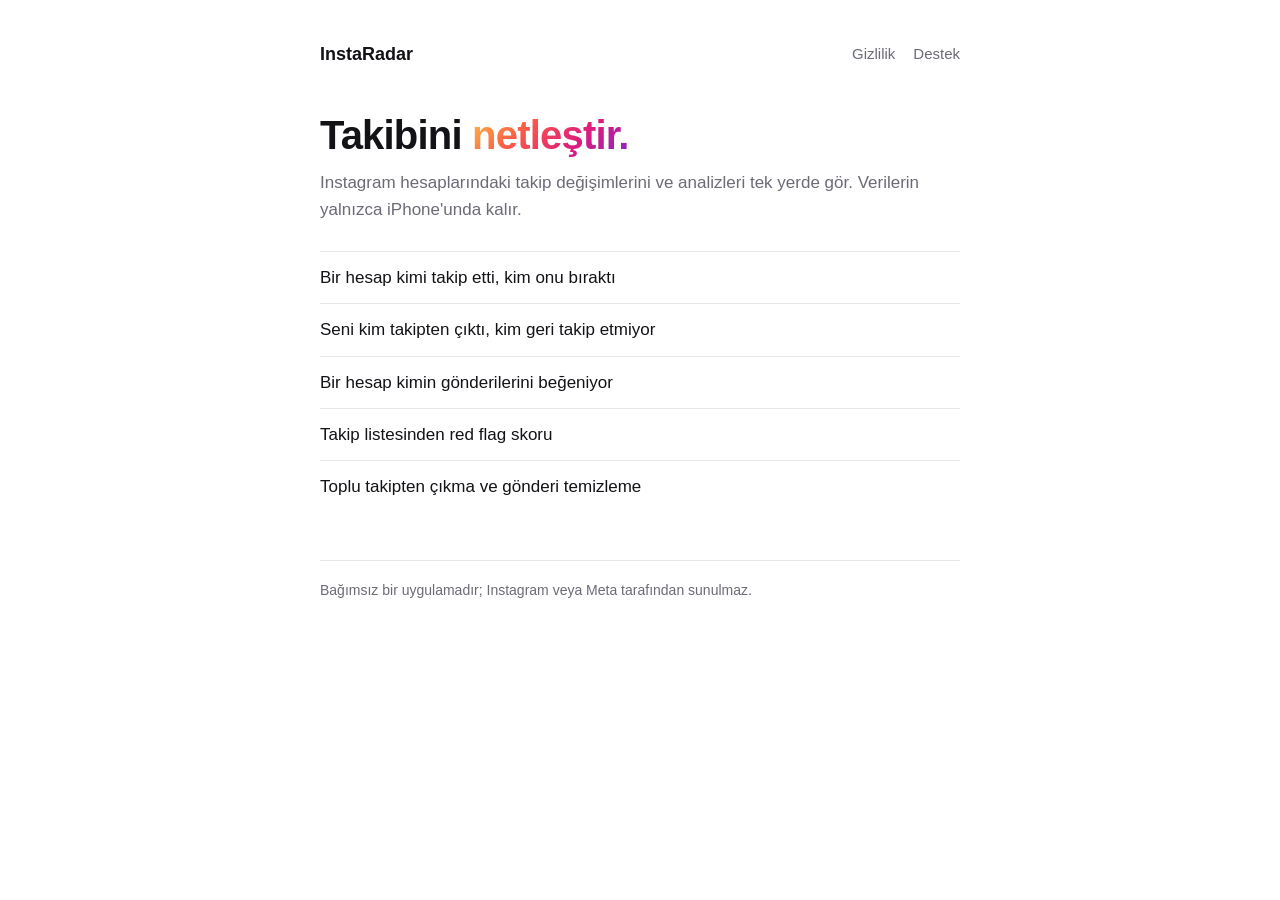
<file: index.html>
<!doctype html><html lang="tr"><head><meta charset="utf-8"><meta name="viewport" content="width=device-width,initial-scale=1"><title>InstaRadar</title><meta name="description" content="Instagram takip analizleri."><link rel="stylesheet" href="style.css"></head><body><main>
<nav><strong>InstaRadar</strong><a href="privacy.html">Gizlilik</a><a href="support.html">Destek</a></nav>
<h1>Takibini <span class="brand">netleştir.</span></h1><p>Instagram hesaplarındaki takip değişimlerini ve analizleri tek yerde gör. Verilerin yalnızca iPhone'unda kalır.</p>
<ul><li>Bir hesap kimi takip etti, kim onu bıraktı</li><li>Seni kim takipten çıktı, kim geri takip etmiyor</li><li>Bir hesap kimin gönderilerini beğeniyor</li><li>Takip listesinden red flag skoru</li><li>Toplu takipten çıkma ve gönderi temizleme</li></ul>
<footer>Bağımsız bir uygulamadır; Instagram veya Meta tarafından sunulmaz.</footer></main></body></html>
</file>
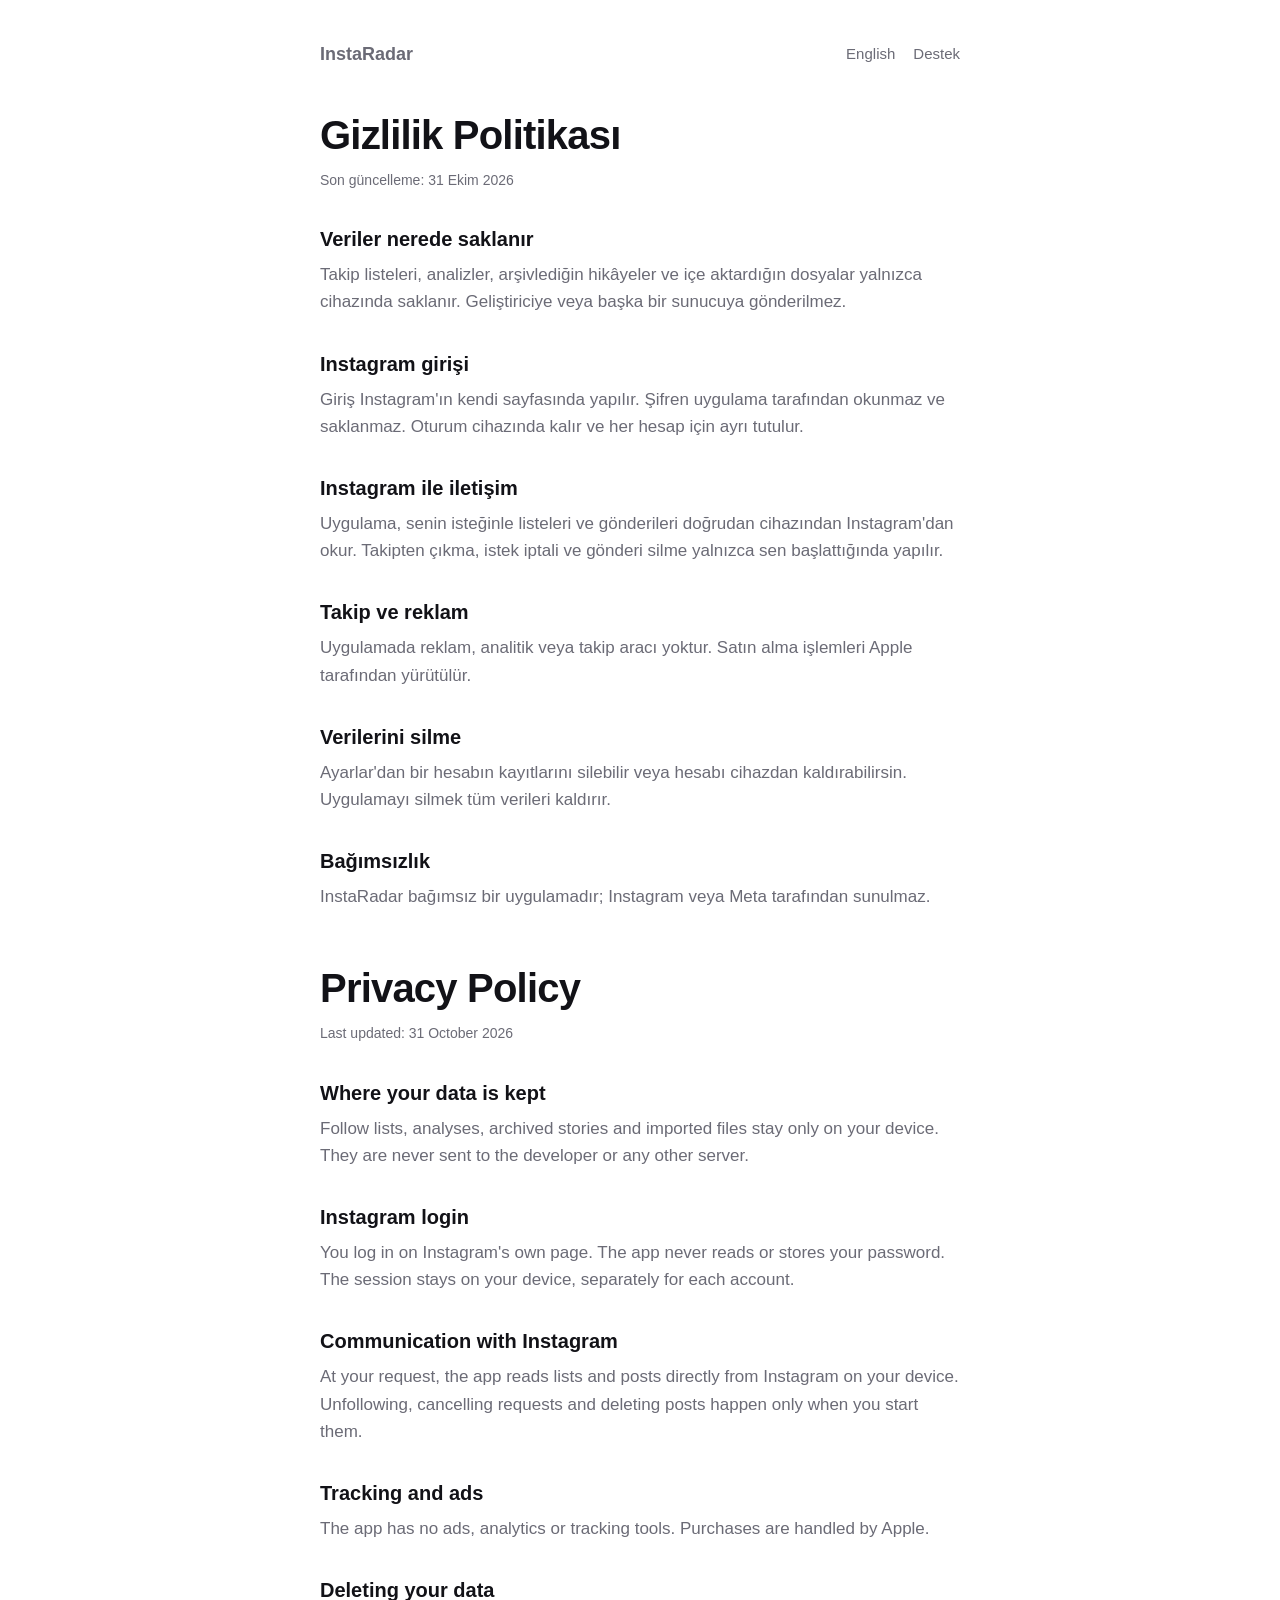
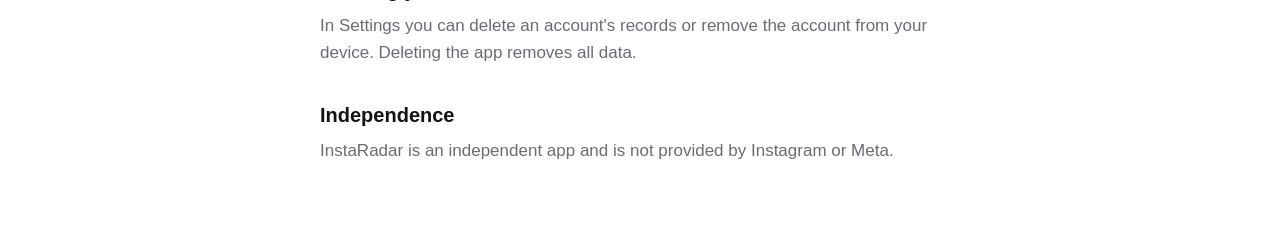
<file: privacy.html>
<!doctype html><html lang="tr"><head><meta charset="utf-8"><meta name="viewport" content="width=device-width,initial-scale=1"><title>Gizlilik Politikası</title><link rel="stylesheet" href="style.css"></head><body><main>
<nav><strong><a href="index.html" style="text-decoration:none">InstaRadar</a></strong><a href="#en">English</a><a href="support.html">Destek</a></nav>
<h1>Gizlilik Politikası</h1><p class="lang">Son güncelleme: 31 Ekim 2026</p>
<h2>Veriler nerede saklanır</h2><p>Takip listeleri, analizler, arşivlediğin hikâyeler ve içe aktardığın dosyalar yalnızca cihazında saklanır. Geliştiriciye veya başka bir sunucuya gönderilmez.</p>
<h2>Instagram girişi</h2><p>Giriş Instagram'ın kendi sayfasında yapılır. Şifren uygulama tarafından okunmaz ve saklanmaz. Oturum cihazında kalır ve her hesap için ayrı tutulur.</p>
<h2>Instagram ile iletişim</h2><p>Uygulama, senin isteğinle listeleri ve gönderileri doğrudan cihazından Instagram'dan okur. Takipten çıkma, istek iptali ve gönderi silme yalnızca sen başlattığında yapılır.</p>
<h2>Takip ve reklam</h2><p>Uygulamada reklam, analitik veya takip aracı yoktur. Satın alma işlemleri Apple tarafından yürütülür.</p>
<h2>Verilerini silme</h2><p>Ayarlar'dan bir hesabın kayıtlarını silebilir veya hesabı cihazdan kaldırabilirsin. Uygulamayı silmek tüm verileri kaldırır.</p>
<h2>Bağımsızlık</h2><p>InstaRadar bağımsız bir uygulamadır; Instagram veya Meta tarafından sunulmaz.</p>
<h1 id="en" style="margin-top:56px">Privacy Policy</h1><p class="lang">Last updated: 31 October 2026</p>
<h2>Where your data is kept</h2><p>Follow lists, analyses, archived stories and imported files stay only on your device. They are never sent to the developer or any other server.</p>
<h2>Instagram login</h2><p>You log in on Instagram's own page. The app never reads or stores your password. The session stays on your device, separately for each account.</p>
<h2>Communication with Instagram</h2><p>At your request, the app reads lists and posts directly from Instagram on your device. Unfollowing, cancelling requests and deleting posts happen only when you start them.</p>
<h2>Tracking and ads</h2><p>The app has no ads, analytics or tracking tools. Purchases are handled by Apple.</p>
<h2>Deleting your data</h2><p>In Settings you can delete an account's records or remove the account from your device. Deleting the app removes all data.</p>
<h2>Independence</h2><p>InstaRadar is an independent app and is not provided by Instagram or Meta.</p>
</main></body></html>
</file>
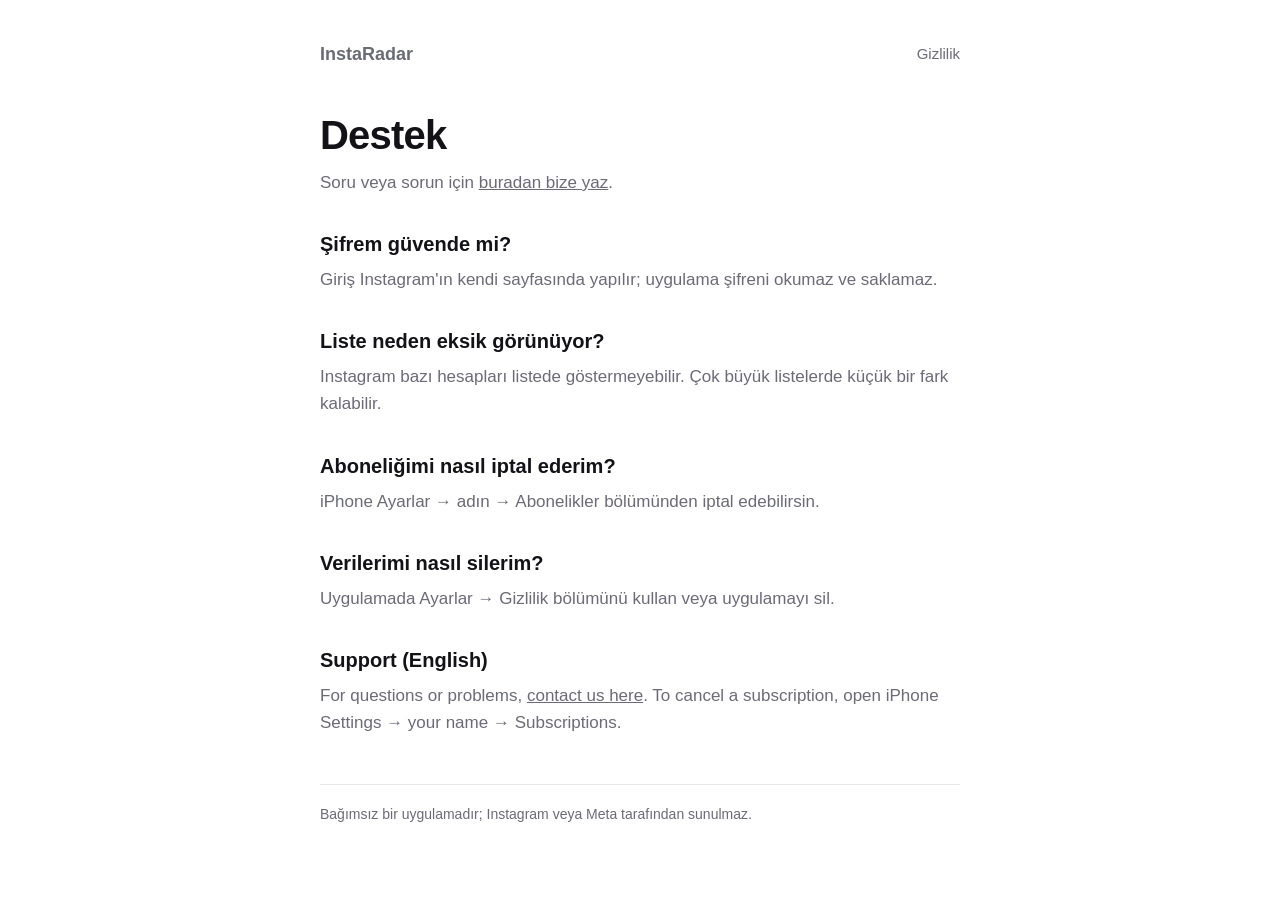
<file: support.html>
<!doctype html><html lang="tr"><head><meta charset="utf-8"><meta name="viewport" content="width=device-width,initial-scale=1"><title>Destek</title><link rel="stylesheet" href="style.css"></head><body><main>
<nav><strong><a href="index.html" style="text-decoration:none">InstaRadar</a></strong><a href="privacy.html">Gizlilik</a></nav>
<h1>Destek</h1><p>Soru veya sorun için <a href="https://github.com/mlhkcmn05-design/instaradar-site/issues">buradan bize yaz</a>.</p>
<h2>Şifrem güvende mi?</h2><p>Giriş Instagram'ın kendi sayfasında yapılır; uygulama şifreni okumaz ve saklamaz.</p>
<h2>Liste neden eksik görünüyor?</h2><p>Instagram bazı hesapları listede göstermeyebilir. Çok büyük listelerde küçük bir fark kalabilir.</p>
<h2>Aboneliğimi nasıl iptal ederim?</h2><p>iPhone Ayarlar → adın → Abonelikler bölümünden iptal edebilirsin.</p>
<h2>Verilerimi nasıl silerim?</h2><p>Uygulamada Ayarlar → Gizlilik bölümünü kullan veya uygulamayı sil.</p>
<h2 id="en">Support (English)</h2><p>For questions or problems, <a href="https://github.com/mlhkcmn05-design/instaradar-site/issues">contact us here</a>. To cancel a subscription, open iPhone Settings → your name → Subscriptions.</p>
<footer>Bağımsız bir uygulamadır; Instagram veya Meta tarafından sunulmaz.</footer></main></body></html>
</file>
<file: style.css>
:root{--ink:#121217;--muted:#6b6b76;--line:#e7e7ec;--bg:#fff;--grad:linear-gradient(135deg,#ffc247,#fa5c45,#de1c7d,#8226c7)}
@media (prefers-color-scheme:dark){:root{--ink:#f2f2f6;--muted:#a0a0ab;--line:#2c2c33;--bg:#121215}}
*{box-sizing:border-box}body{margin:0;background:var(--bg);color:var(--ink);font:17px/1.6 -apple-system,BlinkMacSystemFont,"Segoe UI",Roboto,sans-serif}
main{max-width:680px;margin:0 auto;padding:40px 20px 64px}a{color:inherit}
nav{display:flex;gap:18px;align-items:center;margin-bottom:44px;font-size:15px}nav strong{margin-right:auto;font-size:18px}nav a{color:var(--muted);text-decoration:none}
h1{font-size:40px;line-height:1.1;letter-spacing:-.02em;margin:0 0 12px}h2{font-size:20px;margin:32px 0 6px}p{margin:0 0 12px;color:var(--muted)}
.brand{background:var(--grad);-webkit-background-clip:text;background-clip:text;color:transparent}.lang{font-size:14px;color:var(--muted)}
ul{padding:0;margin:28px 0;list-style:none}li{padding:12px 0;border-top:.5px solid var(--line)}footer{margin-top:48px;padding-top:18px;border-top:.5px solid var(--line);font-size:14px;color:var(--muted)}
</file>
